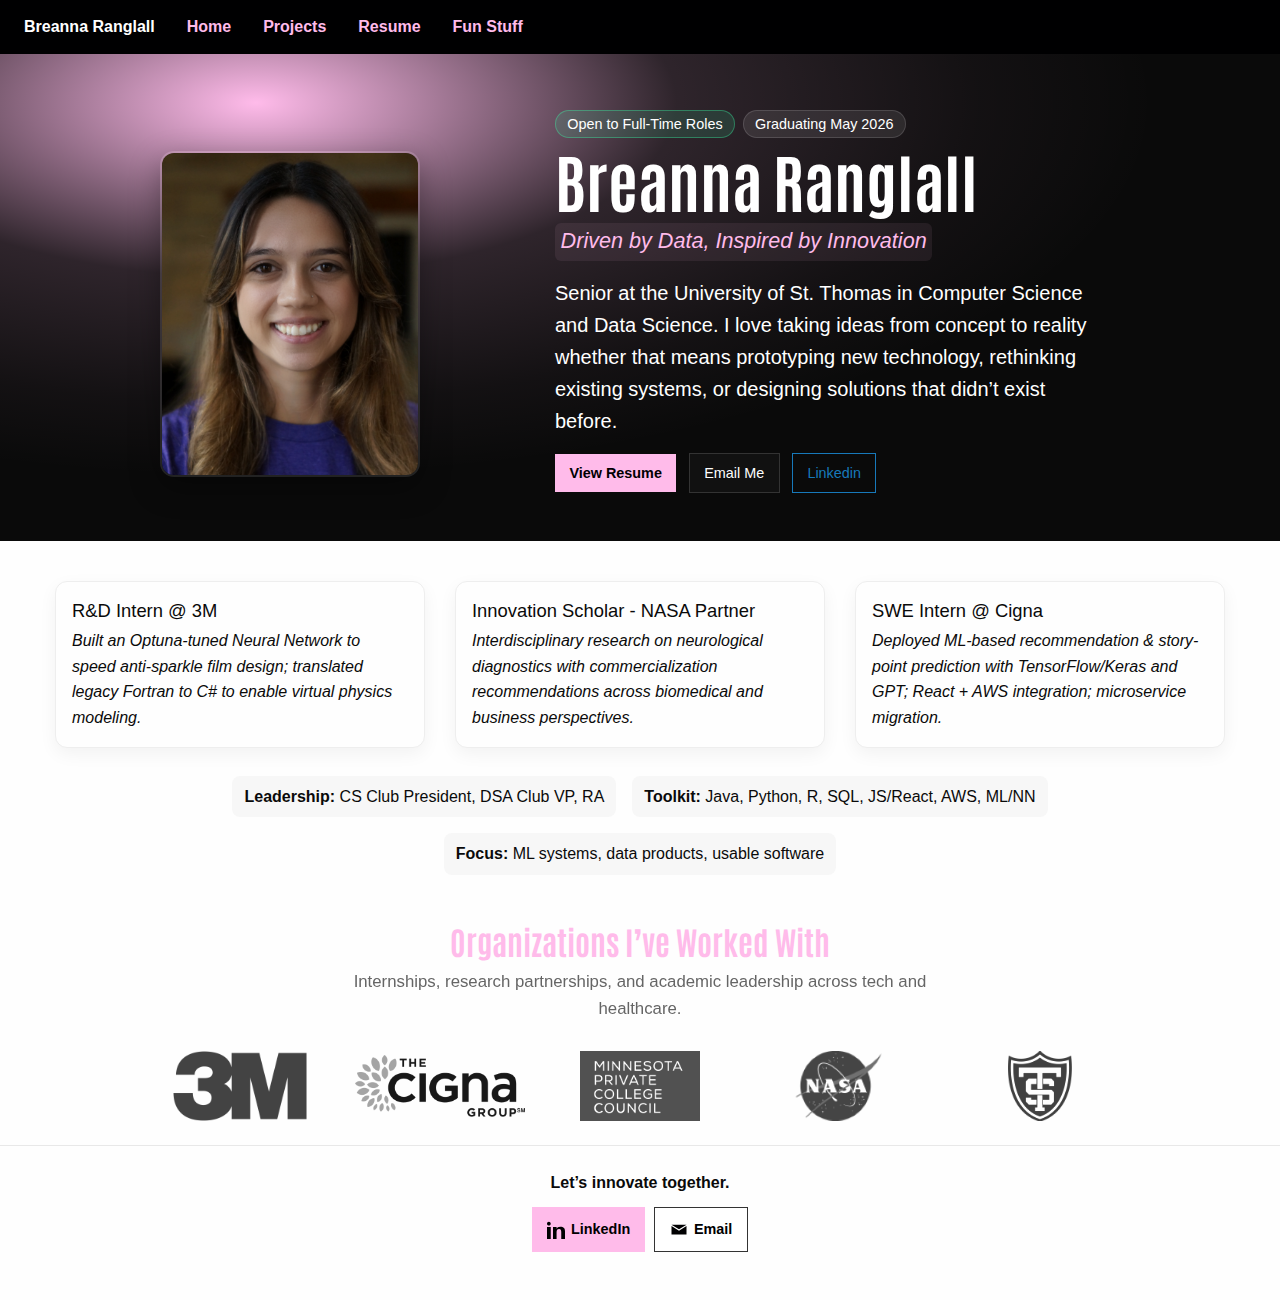
<file: index.html>
<!DOCTYPE html>
<html lang="en">
<head>
  <meta charset="utf-8"/>
  <meta name="viewport" content="width=device-width, initial-scale=1.0"/>
  <title>Breanna Ranglall</title>

  <!-- Foundation CSS -->
  <link rel="stylesheet" href="css/foundation.css"/>
  <link rel="stylesheet" href="css/navbar.css"/>
  <link rel="stylesheet" href="css/index.css"/>

  <!-- Fonts -->
  <link href="https://fonts.googleapis.com/css?family=Antonio:400,700&display=swap" rel="stylesheet"/>
  <link href="https://fonts.cdnfonts.com/css/tt-bricks-trial?styles=152953" rel="stylesheet"/>

  <!-- Meta -->
  <meta name="description" content="Breanna Ranglall — CS & Data Science, ML, software engineering. Open to full-time roles."/>
</head>
<body>

  <!-- Title bar (mobile only) -->
  <div class="title-bar" data-responsive-toggle="responsive-menu" data-hide-for="medium">
    <button class="menu-icon" type="button" data-toggle="responsive-menu" aria-label="Open Menu"></button>
    <div class="title-bar-title">Menu</div>
  </div>

  <!-- Top Bar (desktop + expanded nav) -->
  <div class="top-bar" id="responsive-menu" role="navigation" aria-label="Main Navigation">
    <div class="top-bar-left">
      <ul class="dropdown menu" data-dropdown-menu>
        <li class="menu-text">Breanna Ranglall</li>
        <li><a href="index.html" aria-current="page">Home</a></li>
        <li><a href="projects.html">Projects</a></li>
        <li><a href="resume.html">Resume</a></li>
        <li><a href="funstuff.html">Fun Stuff</a></li>
      </ul>
    </div>
  </div>

  <!-- Hero / Intro -->
  <header class="hero">
    <div class="grid-container">
      <div class="grid-x grid-padding-x align-middle">
        <div class="cell small-12 medium-5 text-center">
          <img src="media/headshot.png" alt="Headshot of Breanna Ranglall" class="headshot-img hero-headshot"/>
        </div>
        <div class="cell small-12 medium-7">
          <div class="badge-row">
            <span class="pill success">Open to Full-Time Roles</span>
            <span class="pill">Graduating May 2026</span>
          </div>

          <h1 class="name">Breanna Ranglall</h1>
          <p class="tagline">Driven by Data, Inspired by Innovation</p>

          <p class="lead blurb">
            Senior at the University of St. Thomas in Computer Science and Data Science. 
            I love taking ideas from concept to reality whether that means prototyping new technology, 
            rethinking existing systems, or designing solutions that didn’t exist before.
          </p>

          <div class="cta-row">

            <a class="button primary" href="Resume - Breanna Ranglall.pdf" target="_blank" rel="noopener">View Resume</a>
            <a class="button secondary" href="mailto:b@ranglall.com">Email Me</a>
            <a class="button hollow" href="https://www.linkedin.com/in/ranglall" target="_blank" rel="noopener">Linkedin</a>
          </div>
        </div>
      </div>
    </div>
  </header>

  <!-- Highlights -->
  <section class="highlights">
    <div class="grid-container">
      <div class="grid-x grid-padding-x small-up-1 medium-up-3">
        <div class="cell">
          <div class="card card-lite">
            <div class="card-section">
              <h3 class="card-title">R&amp;D Intern @ 3M</h3>
              <p class="card-copy">
                Built an Optuna-tuned Neural Network to speed anti-sparkle film design; translated legacy
                Fortran to C# to enable virtual physics modeling.
              </p>
            </div>
          </div>
        </div>
        <div class="cell">
          <div class="card card-lite">
            <div class="card-section">
              <h3 class="card-title">Innovation Scholar - NASA Partner</h3>
              <p class="card-copy">
                Interdisciplinary research on neurological diagnostics with commercialization recommendations
                across biomedical and business perspectives.
              </p>
            </div>
          </div>
        </div>
        <div class="cell">
          <div class="card card-lite">
            <div class="card-section">
              <h3 class="card-title">SWE Intern @ Cigna</h3>
              <p class="card-copy">
                Deployed ML-based recommendation &amp; story-point prediction with TensorFlow/Keras and GPT;
                React + AWS integration; microservice migration.
              </p>
            </div>
          </div>
        </div>
      </div>

      <div class="grid-x grid-padding-x align-center text-center kpi-row">
        <div class="cell small-12 medium-10">
          <ul class="kpi-list">
            <li><strong>Leadership:</strong> CS Club President,  DSA Club VP, RA</li>
            <li><strong>Toolkit:</strong> Java, Python, R, SQL, JS/React, AWS, ML/NN</li>
            <li><strong>Focus:</strong> ML systems, data products, usable software</li>
          </ul>
        </div>
      </div>
    </div>
  </section>

  <!-- Logos -->
   <section class="orgs-header">
  <div class="grid-container text-center">
    <h3 class="orgs-title">Organizations I’ve Worked With</h3>
    <p class="orgs-subtitle">Internships, research partnerships, and academic leadership across tech and healthcare.</p>
  </div>
</section>

  <section class="logo-strip">
    <div class="grid-container">
      <div class="grid-x grid-padding-x align-center text-center logo-row">
        <div class="cell small-4 medium-2">
          <a href="https://www.3m.com" target="_blank" rel="noopener">
            <img src="media/3M.png" alt="3M logo" class="logo-img grayscale"/>
          </a>
        </div>
        <div class="cell small-4 medium-2">
          <a href="https://www.cigna.com" target="_blank" rel="noopener">
            <img src="media/Cigna.png" alt="Cigna logo" class="logo-img grayscale"/>
          </a>
        </div>
        <div class="cell small-4 medium-2">
          <a href="https://www.mnprivatecolleges.org" target="_blank" rel="noopener">
            <img src="media/mpcc.png" alt="MPCC logo" class="logo-img grayscale"/>
          </a>
        </div>
        <div class="cell small-6 medium-2">
          <a href="https://news.stthomas.edu/innovation-scholars-present-research-to-nasa/" target="_blank" rel="noopener">
            <img src="media/nasa.png" alt="NASA logo" class="logo-img grayscale"/>
          </a>
        </div>
        <div class="cell small-6 medium-2">
          <a href="https://www.stthomas.edu" target="_blank" rel="noopener">
            <img src="media/ust.png" alt="University of St. Thomas logo" class="logo-img grayscale"/>
          </a>
        </div>
      </div>
    </div>
  </section>

  <!-- Footer: LinkedIn + Email with icons -->
  <footer class="site-footer">
    <div class="grid-container text-center">
      <p class="footer-line">Let’s innovate together.</p>
      <div class="footer-cta">
        <a class="button footer-btn" href="https://www.linkedin.com/in/ranglall" target="_blank" rel="noopener" aria-label="Open LinkedIn">
          <!-- LinkedIn icon -->
          <svg class="icon" width="18" height="18" viewBox="0 0 24 24" aria-hidden="true"><path fill="currentColor" d="M4.98 3.5C4.98 4.88 3.86 6 2.5 6S0 4.88 0 3.5 1.12 1 2.5 1s2.48 1.12 2.48 2.5zM0 8h5v16H0zM8 8h4.8v2.2h.07c.67-1.2 2.3-2.47 4.73-2.47C22.4 7.73 24 10 24 13.7V24h-5v-8.7c0-2.08-.04-4.76-2.9-4.76-2.9 0-3.35 2.26-3.35 4.6V24H8z"/></svg>
          LinkedIn
        </a>
        <a class="button footer-btn hollow" href="mailto:b@ranglall.com" aria-label="Send Email">
          <!-- Email icon -->
          <svg class="icon" width="18" height="18" viewBox="0 0 24 24" aria-hidden="true"><path fill="currentColor" d="M12 13 2 6.76V18h20V6.76L12 13zm0-2 10-6H2l10 6z"/></svg>
          Email
        </a>
      </div>
    </div>
  </footer>


  <!-- Scripts -->
  <script src="js/vendor/jquery.js"></script>
  <script src="js/vendor/what-input.js"></script>
  <script src="js/vendor/foundation.js"></script>
  <script>
    $(document).foundation();
  </script>
</body>
</html>
</file>
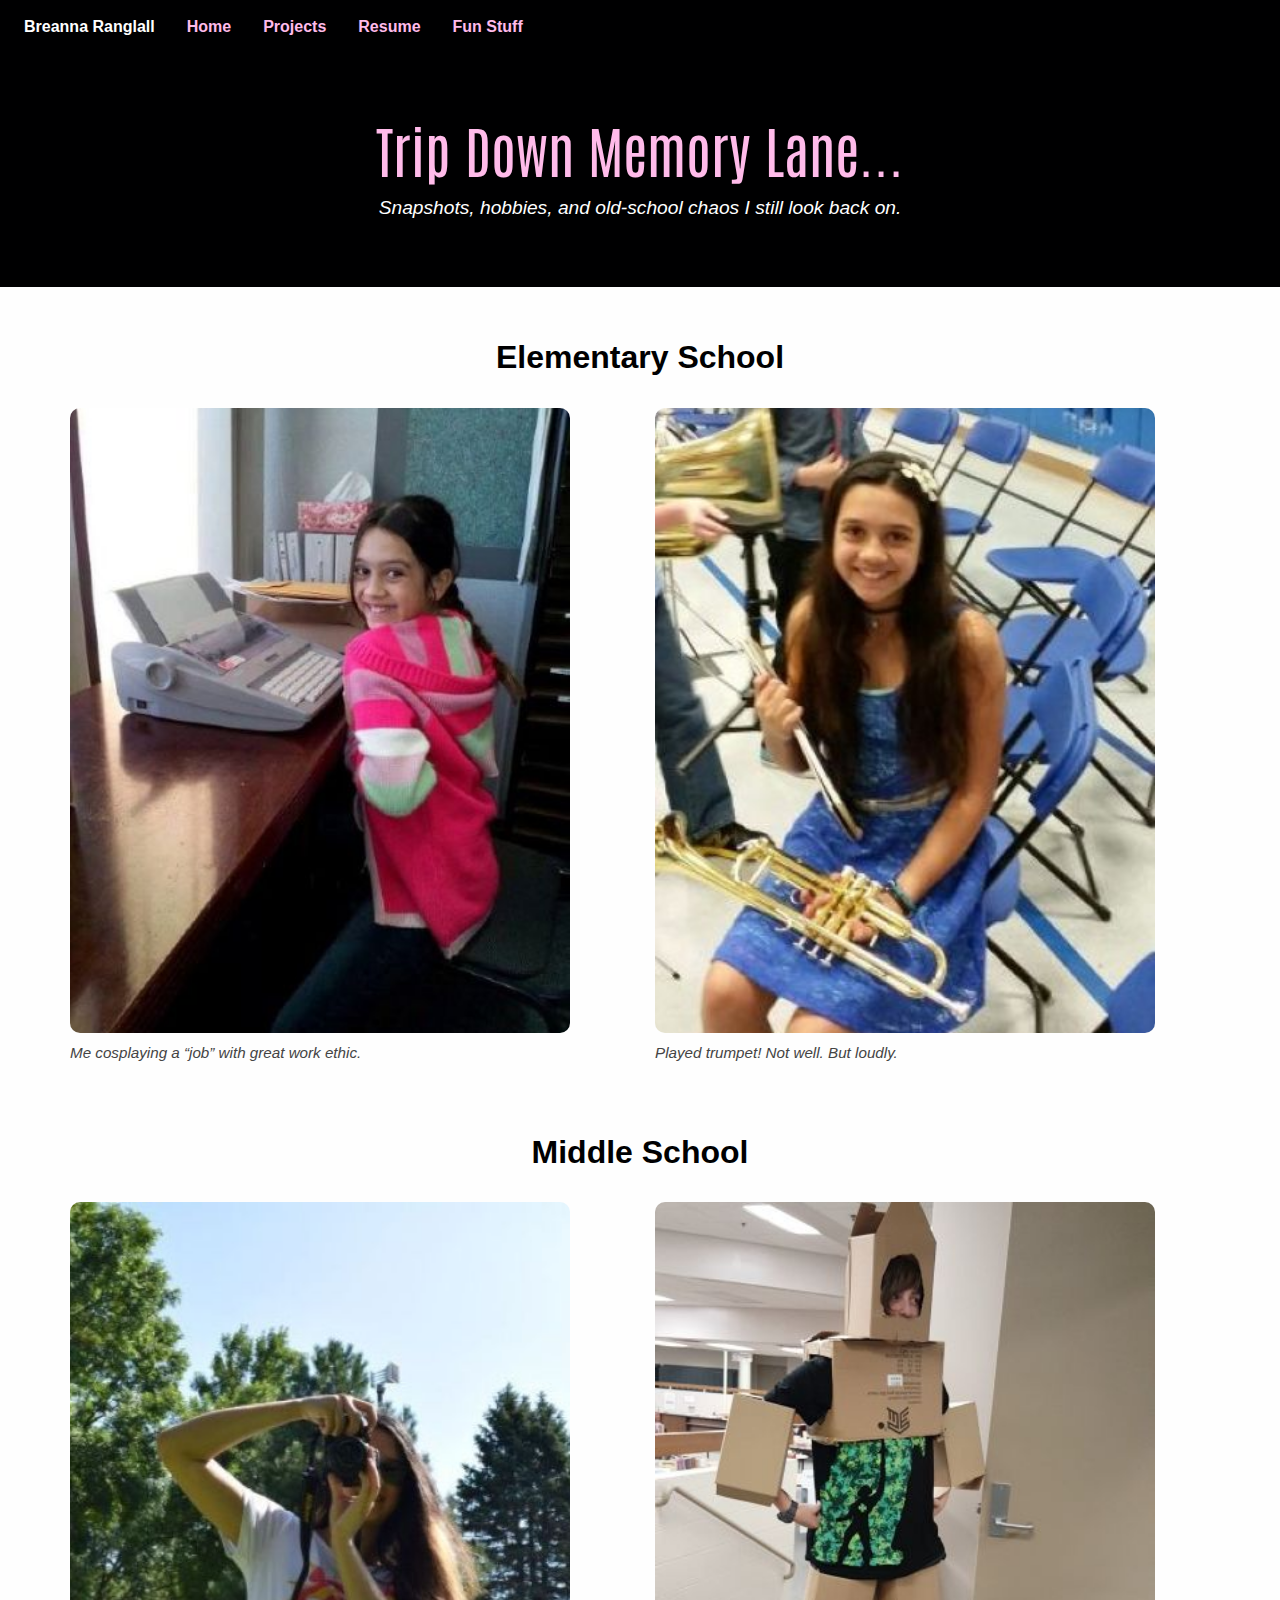
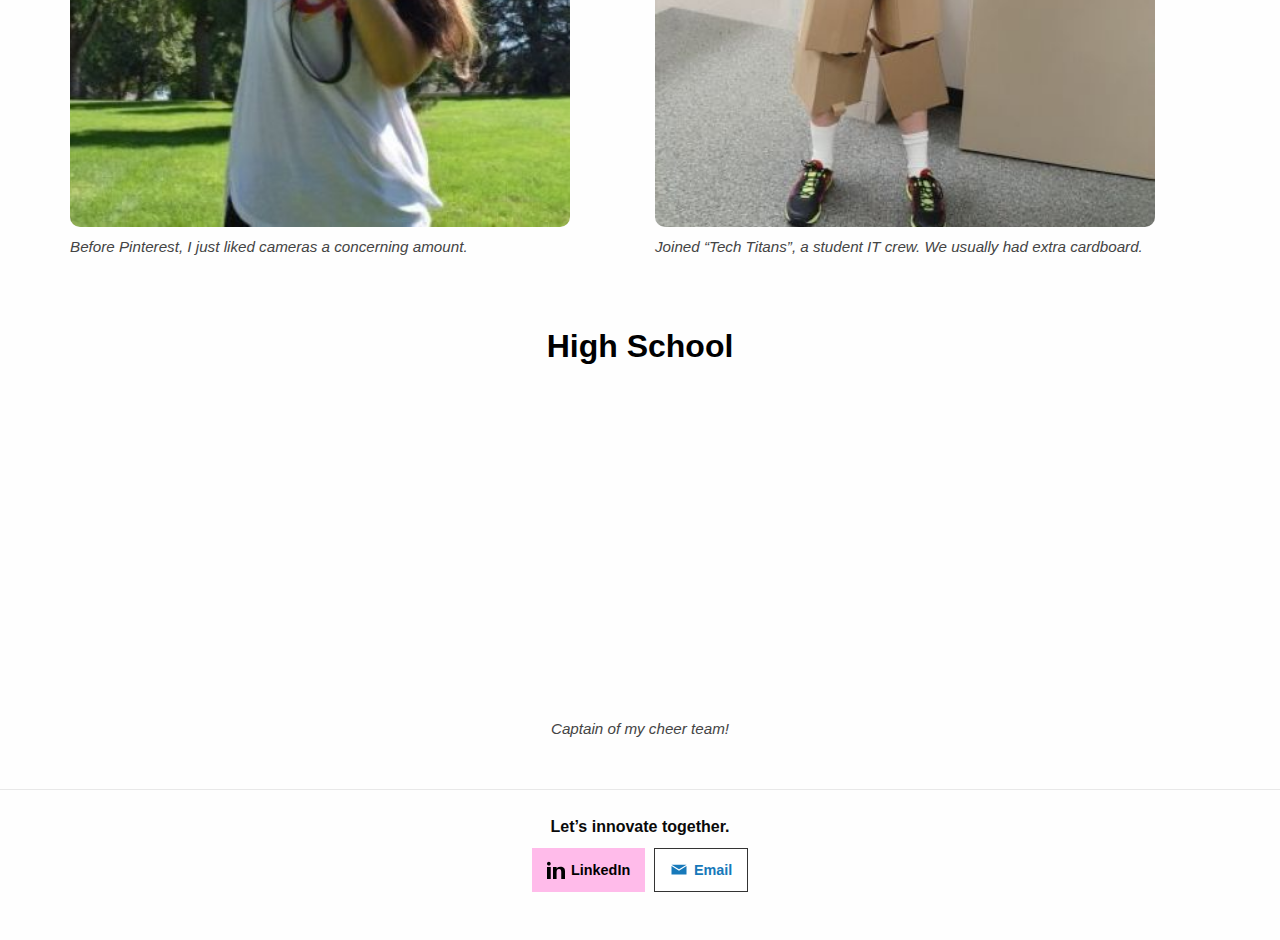
<file: funstuff.html>
<!DOCTYPE html>
<html lang="en">
<head>
  <meta charset="utf-8"/>
  <meta name="viewport" content="width=device-width, initial-scale=1.0"/>
  <title>Fun Stuff – Breanna Ranglall</title>

  <link rel="stylesheet" href="css/foundation.css?v=1"/>
  <link rel="stylesheet" href="css/navbar.css?v=1"/>
  <link rel="stylesheet" href="css/funstuff.css?v=1"/>

  <!-- Fonts -->
  <link href="https://fonts.googleapis.com/css?family=Antonio:400,700&display=swap" rel="stylesheet"/>
</head>
<body>

  <!-- Title bar (mobile only) -->
  <div class="title-bar" data-responsive-toggle="responsive-menu" data-hide-for="medium">
    <button class="menu-icon" type="button" data-toggle="responsive-menu" aria-label="Open Menu"></button>
    <div class="title-bar-title">Menu</div>
  </div>

  <!-- Top Bar -->
  <div class="top-bar" id="responsive-menu" role="navigation">
    <div class="top-bar-left">
      <ul class="dropdown menu" data-dropdown-menu>
        <li class="menu-text">Breanna Ranglall</li>
        <li><a href="index.html">Home</a></li>
        <li><a href="projects.html">Projects</a></li>
        <li><a href="resume.html">Resume</a></li>
        <li><a href="funstuff.html" aria-current="page">Fun Stuff</a></li>
      </ul>
    </div>
  </div>

  <!-- Hero -->
  <header class="fun-hero">
    <div class="grid-container text-center">
      <h1 class="fun-title">Trip Down Memory Lane...</h1>
      <p class="fun-subtitle">Snapshots, hobbies, and old-school chaos I still look back on.</p>
    </div>
  </header>

  <!-- MAIN CONTENT -->
  <main class="grid-container">

    <!-- Elementary -->
    <section class="memory-section">
      <h2 class="memory-header">Elementary School</h2>
      <div class="grid-x grid-padding-x small-up-1 medium-up-2 large-up-2 row-gap">
        <div class="cell">
          <div class="memory-box"><img src="media/elementary1.jpg" alt=""></div>
          <p class="caption">Me cosplaying a “job” with great work ethic.</p>
        </div>
        <div class="cell">
          <div class="memory-box"><img src="media/elementary2.jpg" alt=""></div>
          <p class="caption">Played trumpet! Not well. But loudly.</p>
        </div>
      </div>
    </section>

    <!-- Middle -->
    <section class="memory-section">
      <h2 class="memory-header">Middle School</h2>
      <div class="grid-x grid-padding-x small-up-1 medium-up-2 row-gap">
        <div class="cell">
          <div class="memory-box"><img src="media/Middle1.JPG" alt=""></div>
          <p class="caption">Before Pinterest, I just liked cameras a concerning amount.</p>
        </div>
        <div class="cell">
          <div class="memory-box"><img src="media/Middle2.JPG" alt=""></div>
          <p class="caption">Joined “Tech Titans”, a student IT crew. We usually had extra cardboard.</p>
        </div>
      </div>
    </section>

    <!-- High School -->
    <section class="memory-section">
      <h2 class="memory-header">High School</h2>

      <div class="grid-x grid-padding-x small-up-1 medium-up-2 row-gap">
        <div class="cell">
          <div class="video-box">
            <iframe src="https://www.youtube.com/embed/kDGKxD4lPW0?start=68" title="Cheer Video 1" allowfullscreen></iframe>
          </div>
        </div>
        <div class="cell">
          <div class="video-box">
            <iframe src="https://www.youtube.com/embed/nniMNI9abzA" title="Cheer Video 2" allowfullscreen></iframe>
          </div>
        </div>
      </div>

      <p class="caption text-center">Captain of my cheer team!</p>
    </section>

  </main>

  <!-- Footer -->
  <footer class="site-footer">
    <div class="grid-container text-center">
      <p class="footer-line">Let’s innovate together.</p>
      <div class="footer-cta">
        <a class="button footer-btn" href="https://www.linkedin.com/in/ranglall" target="_blank" rel="noopener" aria-label="LinkedIn">
          <svg class="icon" width="18" height="18" viewBox="0 0 24 24" aria-hidden="true">
            <path fill="currentColor" d="M4.98 3.5C4.98 4.88 3.86 6 2.5 6S0 4.88 0 3.5 1.12 1 2.5 1s2.48 1.12 2.48 2.5zM0 8h5v16H0zM8 8h4.8v2.2h.07c.67-1.2 2.3-2.47 4.73-2.47C22.4 7.73 24 10 24 13.7V24h-5v-8.7c0-2.08-.04-4.76-2.9-4.76-2.9 0-3.35 2.26-3.35 4.6V24H8z"/>
          </svg>
          LinkedIn
        </a>
        <a class="button footer-btn hollow" href="mailto:b@ranglall.com" aria-label="Email">
          <svg class="icon" width="18" height="18" viewBox="0 0 24 24" aria-hidden="true">
            <path fill="currentColor" d="M12 13 2 6.76V18h20V6.76L12 13zm0-2 10-6H2l10 6z"/>
          </svg>
          Email
        </a>
      </div>
    </div>
  </footer>

  <script src="js/vendor/jquery.js"></script>
  <script src="js/vendor/what-input.js"></script>
  <script src="js/vendor/foundation.js"></script>
  <script>$(document).foundation();</script>
</body>
</html>
</file>
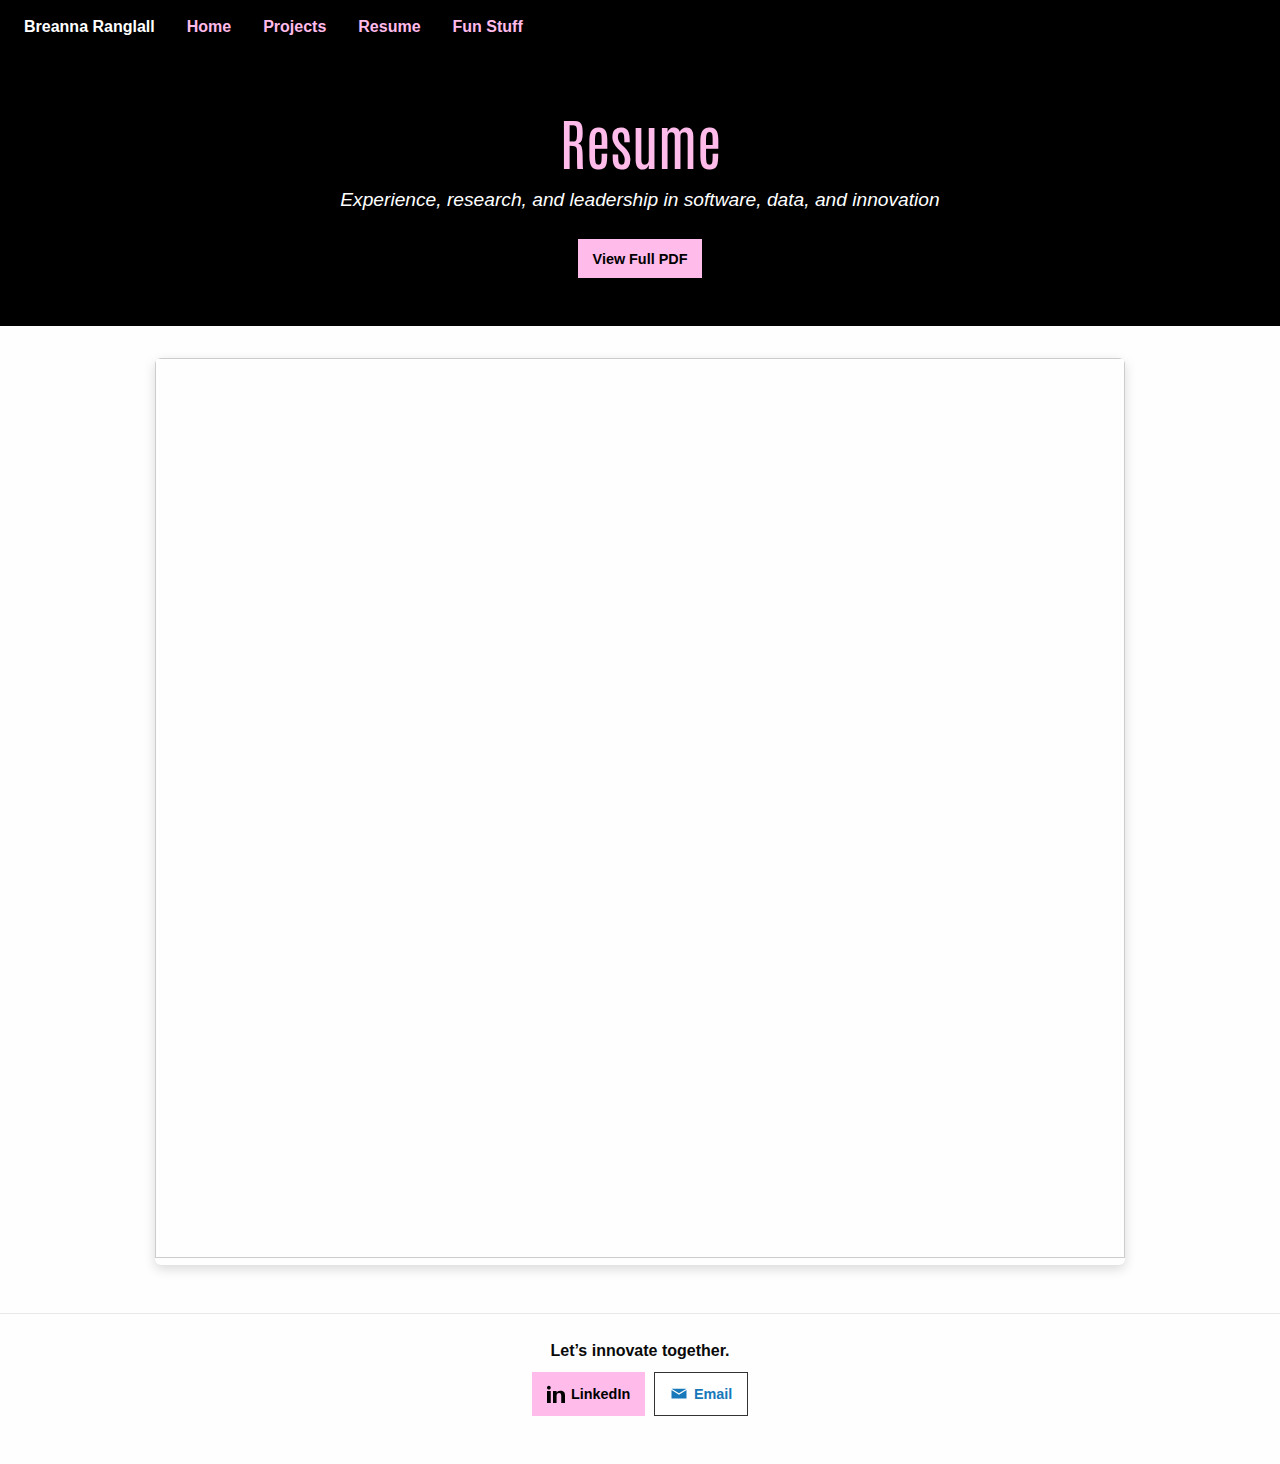
<file: resume.html>
<!DOCTYPE html>
<html lang="en">
<head>
  <meta charset="utf-8"/>
  <meta name="viewport" content="width=device-width, initial-scale=1.0"/>
  <title>Resume — Breanna Ranglall</title>

  <!-- Foundation + Custom CSS -->
  <link rel="stylesheet" href="css/foundation.css"/>
  <link rel="stylesheet" href="css/navbar.css"/>
  <link rel="stylesheet" href="css/resume.css"/>

  <!-- Fonts -->
  <link href="https://fonts.googleapis.com/css?family=Antonio:400,700&display=swap" rel="stylesheet"/>
</head>
<body>

  <!-- Title bar (mobile only) -->
  <div class="title-bar" data-responsive-toggle="responsive-menu" data-hide-for="medium">
    <button class="menu-icon" type="button" data-toggle="responsive-menu" aria-label="Open Menu"></button>
    <div class="title-bar-title">Menu</div>
  </div>

  <!-- Top Bar -->
  <div class="top-bar" id="responsive-menu" role="navigation" aria-label="Main Navigation">
    <div class="top-bar-left">
      <ul class="dropdown menu" data-dropdown-menu>
        <li class="menu-text">Breanna Ranglall</li>
        <li><a href="index.html">Home</a></li>
        <li><a href="projects.html">Projects</a></li>
        <li><a href="resume.html" aria-current="page">Resume</a></li>
        <li><a href="funstuff.html">Fun Stuff</a></li>
      </ul>
    </div>
  </div>

  <!-- Header -->
  <header class="resume-hero">
    <div class="grid-container text-center">
      <h1 class="resume-title">Resume</h1>
      <p class="resume-subtitle">Experience, research, and leadership in software, data, and innovation</p>
      <a class="button primary resume-btn" href="Resume - Breanna Ranglall.pdf" target="_blank" rel="noopener">View Full PDF</a>
    </div>
  </header>

  <!-- Embedded PDF -->
  <main class="grid-container resume-body">
    <div class="grid-x grid-padding-x align-center">
      <div class="cell small-12 medium-10">
        <div class="pdf-frame">
          <iframe src="Resume - Breanna Ranglall.pdf" width="100%" height="900px" style="border:1px solid #ccc;"></iframe>
        </div>
      </div>
    </div>
  </main>

  <!-- Footer -->
  <footer class="site-footer">
    <div class="grid-container text-center">
      <p class="footer-line">Let’s innovate together.</p>
      <div class="footer-cta">
        <a class="button footer-btn" href="https://www.linkedin.com/in/ranglall" target="_blank" rel="noopener" aria-label="LinkedIn">
          <svg class="icon" width="18" height="18" viewBox="0 0 24 24" aria-hidden="true">
            <path fill="currentColor" d="M4.98 3.5C4.98 4.88 3.86 6 2.5 6S0 4.88 0 3.5 1.12 1 2.5 1s2.48 1.12 2.48 2.5zM0 8h5v16H0zM8 8h4.8v2.2h.07c.67-1.2 2.3-2.47 4.73-2.47C22.4 7.73 24 10 24 13.7V24h-5v-8.7c0-2.08-.04-4.76-2.9-4.76-2.9 0-3.35 2.26-3.35 4.6V24H8z"/>
          </svg>
          LinkedIn
        </a>
        <a class="button footer-btn hollow" href="mailto:b@ranglall.com" aria-label="Email">
          <svg class="icon" width="18" height="18" viewBox="0 0 24 24" aria-hidden="true">
            <path fill="currentColor" d="M12 13 2 6.76V18h20V6.76L12 13zm0-2 10-6H2l10 6z"/>
          </svg>
          Email
        </a>
      </div>
    </div>
  </footer>

  <!-- Scripts -->
  <script src="js/vendor/jquery.js"></script>
  <script src="js/vendor/what-input.js"></script>
  <script src="js/vendor/foundation.js"></script>
  <script>$(document).foundation();</script>
</body>
</html>
</file>
<file: css/navbar.css>
/* navbar.css */

/* Mobile nav bar */
.title-bar,
.title-bar .menu-icon {
  background-color: #000001;
}
.title-bar .menu-icon::after {
  background: #ffbbea;
  box-shadow: 0 0.4375rem 0 #ffbbea, 0 0.875rem 0 #ffbbea, 0 0.875rem 0 #ffbbea;
}

/* Expanded nav bar */
.top-bar,
.top-bar .menu{
  background-color: #000001;
  border: 0;
  box-shadow: none;
}

/* nav bar titles */
.title-bar-title{
   color: #ffbbea;
}

.top-bar .menu li.menu-text {
  color: #ffffff;
}


/* Links to other pages */
.top-bar .menu a {
  color: #ffbbea;
  font-weight: 700;
}

/* Hover links */
.top-bar .menu a:hover {
  background-color: #ffbbea;
  color: #000001;
  border-radius: 0.25rem;
}
</file>
<file: css/index.css>
/* index.css */

/* Base */
:root{
  --ink:#0a0a0a; --ink-2:#222; --muted:#666; --line:#e8e8e8;
  --card:#fff; --bg:#fff;
  --pink:#ffbbea;
  --black:#000001; 
}

/* Name styling */
h1.name {
  font-family: 'Antonio', sans-serif;
  text-align: center;
  font-size: 4rem;
  margin-top: 3rem;
  margin-bottom: 2rem;
  line-height: 0.65; 
  font-weight: bold;
}

@media (max-width: 600px) {
  h1.name {
    font-size: 4rem;  
    line-height: 1.2;  
  }
}

.logo-row {
  align-items: center; 
}

.headshot-img {
  margin: 2rem auto 1rem auto;
}

.tagline {
  text-align: center;
  font-family: 'TT Bricks Trial', sans-serif;
  font-style: italic;
  font-size: 1.4rem;
  color: #ffbbea;   
  margin-top: -0.5rem;
  margin-bottom: 1.5rem;
  font-style: italics;
  background-color: #000001;
  border-radius: 0.25rem;
}

.button.primary {
  background: #ffbbea;; 
  color: #000001;
  font-weight: 700;
  border: none;
}

.button.primary:hover {
  background: #ffbbea;
  color: #000001;
}

a:hover {
  color: #C0737A;
  text-decoration: underline;
}

/* ===== Hero ===== */
.hero {
  background: radial-gradient(1200px 500px at 20% 10%, #ffbbea 0%, rgba(255,187,234,0.15) 35%, rgba(255,187,234,0.04) 60%, transparent 75%), #0a0a0a;
  padding: 3.5rem 0 2.5rem;
  color: #fff;
}
.hero .name {
  font-family: 'Antonio', sans-serif;
  font-size: clamp(2.5rem, 5vw, 4rem);
  line-height: 0.95;
  margin: 0.5rem 0 0.75rem;
  text-align: left;
}
.hero .tagline {
  font-family: 'TT Bricks Trial', sans-serif;
  font-size: 1.35rem;
  color: #ffbbea;
  display: inline-block;
  margin: 0 0 1rem;
  padding: 0.1rem 0.35rem;
  border-radius: 6px;
  background: rgba(255,187,234,0.08);
}
.hero .blurb {
  max-width: 48ch;
}
.hero-headshot {
  max-width: 260px;
  width: 80%;
  border-radius: 14px;
  border: 2px solid rgba(255,255,255,0.1);
  box-shadow: 0 10px 30px rgba(0,0,0,0.35);
}

/* Pills */
.badge-row { display: flex; flex-wrap: wrap; gap: 0.5rem; margin-bottom: 0.75rem; }
.pill {
  display: inline-flex;
  align-items: center;
  gap: 0.4rem;
  padding: 0.35rem 0.7rem;
  font-size: 0.9rem;
  line-height: 1;
  border-radius: 999px;
  background: rgba(255,255,255,0.09);
  color: #fff;
  border: 1px solid rgba(255,255,255,0.14);
}
.pill.success { background: rgba(57,255,169,0.12); border-color: rgba(57,255,169,0.35); }

/* CTA buttons */
.cta-row .button { margin-right: 0.5rem; margin-bottom: 0.5rem; }
.button.primary { background: #ffbbea; }
.button.primary:hover { background: #ffbbea; }
.button.secondary { background: #111; border: 1px solid #333; }
.button.secondary:hover { background: #222; }
.button.tertiary { background: #000001; color: #ffbbea; border: 1px solid #2a2a2a; }
.button.tertiary:hover { background: #161616; }
.button.wide { min-width: 220px; }

/* ===== Highlights ===== */
.highlights { padding: 2.5rem 0 0.5rem; }
.card-lite {
  border-radius: 12px;
  border: 1px solid #eee;
  box-shadow: 0 6px 18px rgba(0,0,0,0.05);
}
.card-title {
  font-size: 1.15rem;
  margin-bottom: 0.25rem;
}
.card-copy {
  margin: 0;
  font-style: italic;
}
.kpi-row { margin-top: 0.75rem; }
.kpi-list {
  list-style: none; margin: 0; padding: 0;
  display: flex; flex-wrap: wrap; gap: 1rem; justify-content: center;
}
.kpi-list li { background: #f7f7f7; padding: 0.5rem 0.75rem; border-radius: 8px; }

/* ===== Logo strip ===== */
.logo-strip { padding: 1rem 0 0.5rem; }
.logo-img { max-height: 70px; width: auto; transition: filter 0.25s ease, transform 0.25s ease; }
.logo-img.grayscale { filter: grayscale(100%) contrast(1.1); opacity: 0.9; }
.logo-img.grayscale:hover { filter: none; transform: translateY(-2px); opacity: 1; }

/* Ensure tagline badge contrast w/ dark background */
.tagline { background-color: transparent; }

/* Footer with LinkedIn + Email */
.site-footer{
  border-top:1px solid var(--line); padding:1.5rem 0 2rem; margin-top:1rem; text-align:center;
}
.footer-line{margin:0 0 .75rem; font-weight:700}
.footer-cta{display:flex; gap:.6rem; justify-content:center; flex-wrap:wrap}
.footer-btn{
  background: var(--pink); color:#000001; border:none; font-weight:700; display:inline-flex; align-items:center; gap:.4rem;
}
.footer-btn .icon{display:inline-block}
.footer-btn:hover{background:#ff5aa9; color:#000001}
.footer-btn.hollow{
  background:#fff; color:#000001; border:1px solid #333; display:inline-flex; align-items:center; gap:.4rem;
}
.footer-btn.hollow:hover{background:#f9f9f9}

.orgs-header {
  padding: 2.25rem 0 0.75rem;
  text-align: center;
}

.orgs-title {
  font-family: "Antonio", sans-serif;
  font-size: 2rem;
  color: var(--pink);
  margin-bottom: .35rem;
  font-weight: 700;
}

.orgs-subtitle {
  font-size: 1.05rem;
  color: #555;
  max-width: 650px;
  margin: 0 auto;
  opacity: .9;
}
</file>
<file: css/funstuff.css>
:root {
  --pink: #ffbbea;
  --black: #000001;
}

.fun-hero {
  background: var(--black);
  padding: 3.5rem 0 2.5rem;
  color: white;
  text-align: center;
}

.fun-title {
  font-family: 'Antonio', sans-serif;
  font-size: 3.5rem;
  margin-bottom: 0.25rem;
  color: var(--pink);
}

.fun-subtitle {
  font-family: "Helvetica Neue", sans-serif;
  font-style: italic;
  margin-bottom: 1.5rem;
  font-size: 1.2rem;
}

/* Section headings */
.memory-header {
  text-align: center;
  font-size: 2rem;
  font-weight: 700;
  color: var(--black);
  margin: 3rem 0 1.75rem;
}

/* Uniform image boxes */
.memory-box {
  aspect-ratio: 4 / 5;
  background: #f5f5f5;
  overflow: hidden;
  border-radius: 10px;
  max-width: 500px;
}

.memory-box img {
  width: 100%;
  height: 100%;
  object-fit: cover;
}



/* Captions */
.caption {
  font-size: .95rem;
  color: #444;
  margin-top: .5rem;
  font-style: italic;
}

/* Videos use same ratio box */
.video-box {
  position: relative;
  aspect-ratio: 16 / 9;
  overflow: hidden;
  border-radius: 10px;
}

.video-box iframe {
  width: 100%;
  height: 100%;
  border: 0;
}

/* Section spacing */
.memory-section {
  margin-bottom: 3rem;
}

/* Footer */
.site-footer {
  border-top: 1px solid #e8e8e8;
  padding: 1.5rem 0 2rem;
}
.footer-line {
  font-weight: 700;
  margin-bottom: 0.5rem;
}
.footer-cta {
  display: flex;
  justify-content: center;
  flex-wrap: wrap;
  gap: 0.6rem;
}
.footer-btn {
  background: var(--pink);
  color: var(--black);
  font-weight: 700;
  display: inline-flex;
  align-items: center;
  gap: .4rem;
  border: none;
}
.footer-btn:hover {
  background: #ff5aa9;
}
.footer-btn.hollow {
  background: #fff;
  border: 1px solid #333;
}
.footer-btn.hollow:hover {
  background: #f9f9f9;
}
</file>
<file: css/resume.css>
:root {
  --pink: #ffbbea;
  --black: #000001;
}

/* Header section */
.resume-hero {
  background: var(--black);
  color: #fff;
  padding: 3rem 0 2rem;
  text-align: center;
}

.resume-title {
  font-family: 'Antonio', sans-serif;
  font-size: 3.5rem;
  margin-bottom: 0.25rem;
  color: var(--pink);
}

.resume-subtitle {
  font-family: "Helvetica Neue", sans-serif;
  font-style: italic;
  margin-bottom: 1.5rem;
  font-size: 1.2rem;
}

/* PDF button */
.resume-btn {
  background: var(--pink);
  color: var(--black);
  font-weight: 700;
  border: none;
}
.resume-btn:hover {
  background: #ff5aa9;
  color: var(--black);
}

button.primary,
a.button.primary {
  background: var(--pink);
  color: var(--black);
  font-weight: 700;
  border: none;
}

button.primary:hover,
a.button.primary:hover {
  background: #ff5aa9;
  color: var(--black);
}


/* PDF embed styling */
.pdf-frame {
  margin: 2rem 0 3rem;
  box-shadow: 0 4px 12px rgba(0,0,0,0.15);
  border-radius: 6px;
  overflow: hidden;
}

/* Footer */
.site-footer {
  border-top: 1px solid #e8e8e8;
  padding: 1.5rem 0 2rem;
}
.footer-line {
  font-weight: 700;
  margin-bottom: 0.5rem;
}
.footer-cta {
  display: flex;
  justify-content: center;
  flex-wrap: wrap;
  gap: 0.6rem;
}
.footer-btn {
  background: var(--pink);
  color: var(--black);
  font-weight: 700;
  display: inline-flex;
  align-items: center;
  gap: .4rem;
  border: none;
}
.footer-btn:hover {
  background: #ff5aa9;
}
.footer-btn.hollow {
  background: #fff;
  border: 1px solid #333;
}
.footer-btn.hollow:hover {
  background: #f9f9f9;
}
</file>
